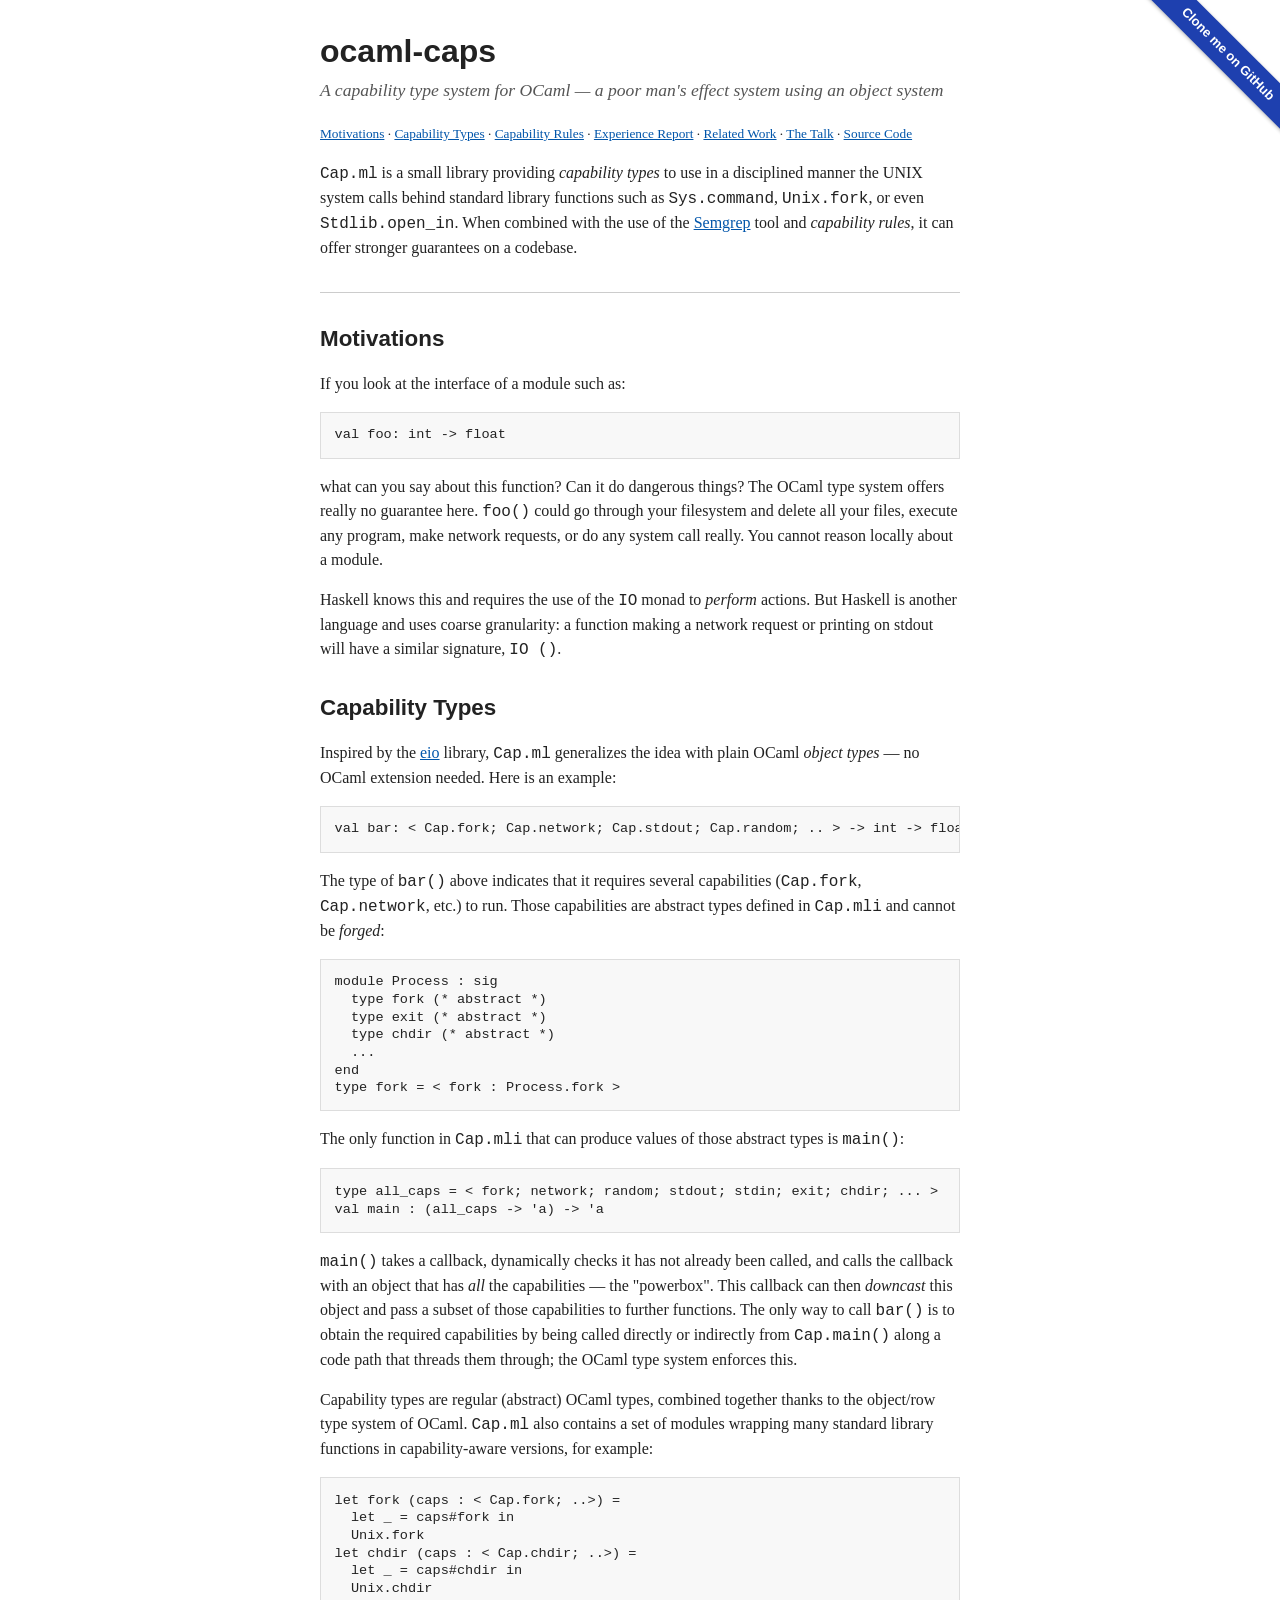
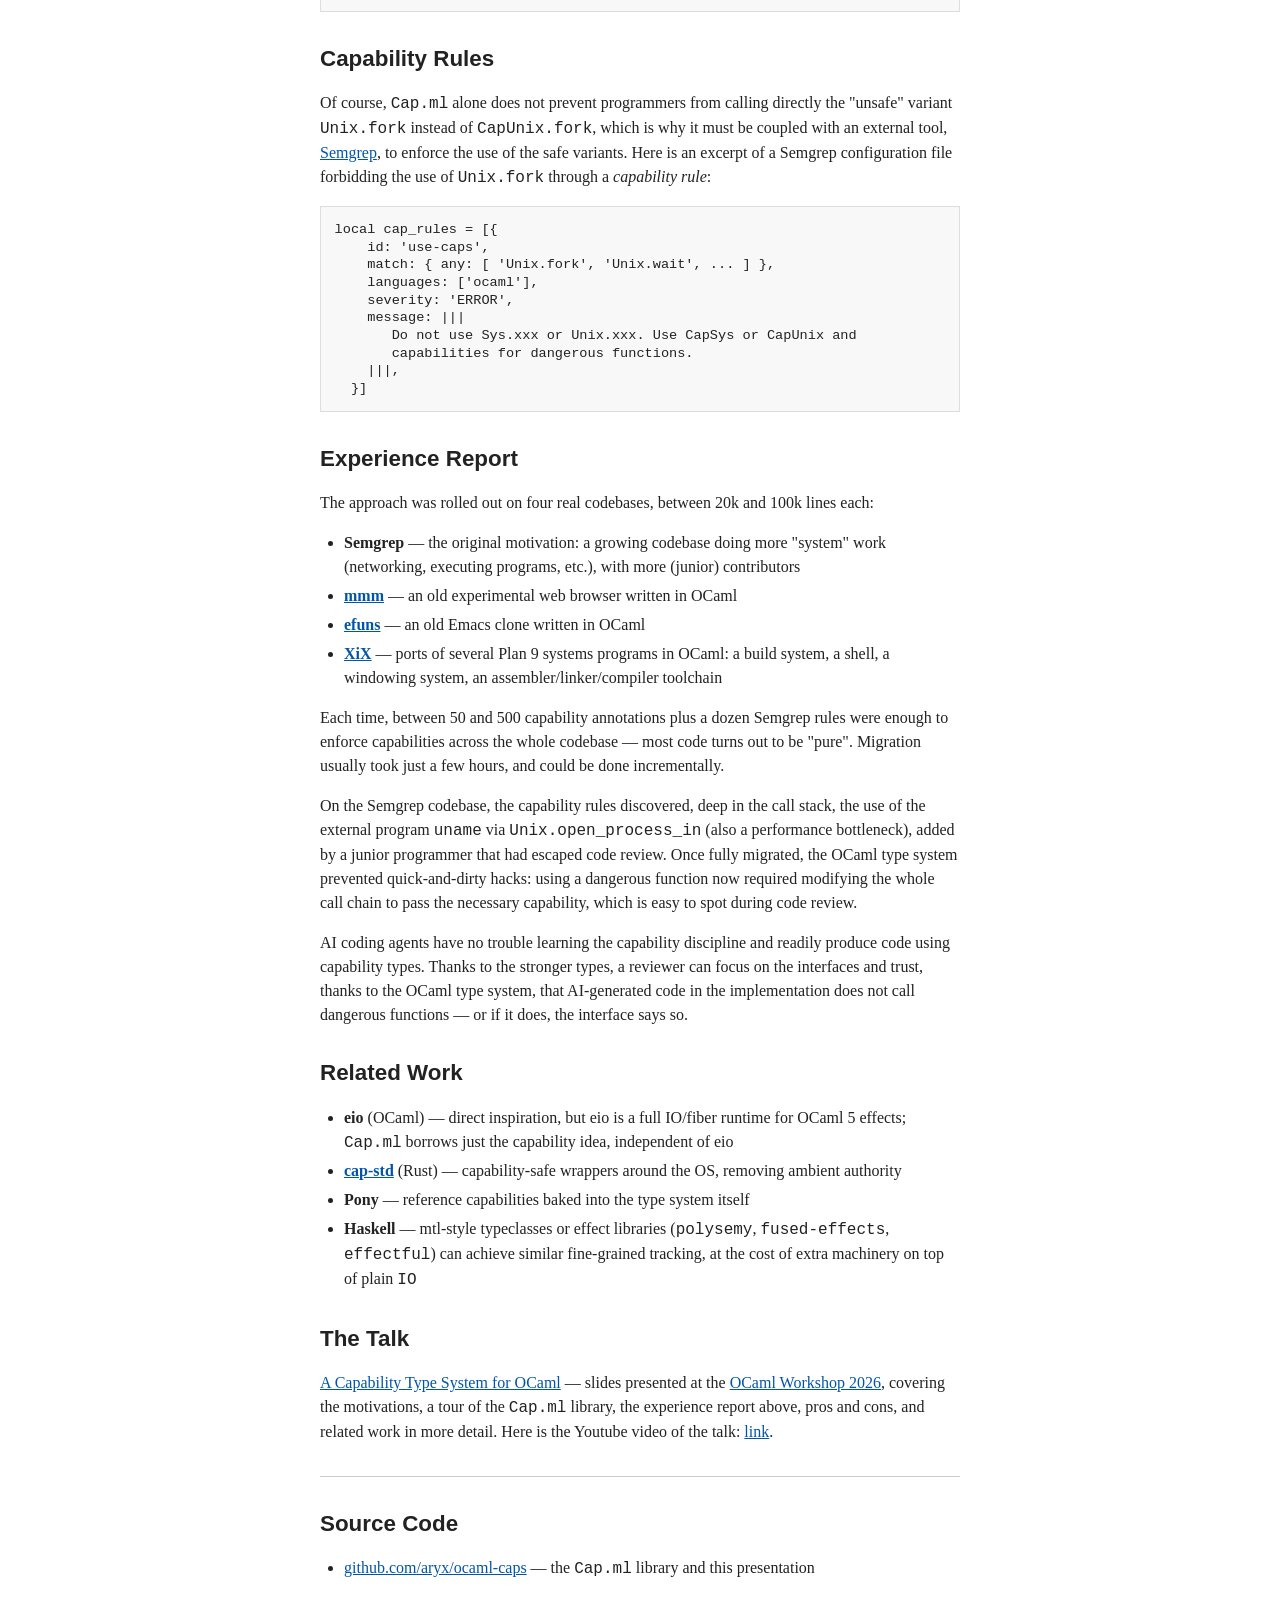
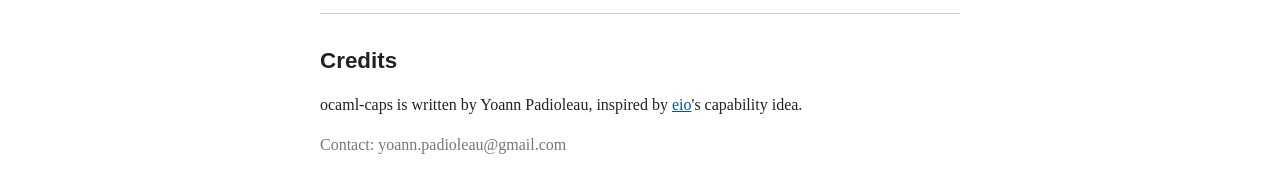
<file: docs/index.html>
<!DOCTYPE html>
<html lang="en">
<head>
<meta charset="utf-8">
<meta name="viewport" content="width=device-width, initial-scale=1">
<title>ocaml-caps</title>
<link rel="stylesheet" href="style.css">
<link rel="icon" href="favicon.svg" type="image/svg+xml">
</head>
<body>

<div class="github-ribbon"><a href="https://github.com/aryx/ocaml-caps">Clone me on GitHub</a></div>

<h1>ocaml-caps</h1>
<p><em>A capability type system for OCaml &mdash; a poor man's effect system using an object system</em></p>

<p><small>
<a href="#motivations">Motivations</a> &middot;
<a href="#capability-types">Capability Types</a> &middot;
<a href="#capability-rules">Capability Rules</a> &middot;
<a href="#experience">Experience Report</a> &middot;
<a href="#related">Related Work</a> &middot;
<a href="#talk">The Talk</a> &middot;
<a href="#source">Source Code</a>
</small></p>

<p>
<code>Cap.ml</code> is a small library providing <em>capability types</em>
to use in a disciplined manner the UNIX system calls behind
standard library functions such as <code>Sys.command</code>,
<code>Unix.fork</code>, or even <code>Stdlib.open_in</code>.
When combined with the use of the
<a href="https://semgrep.dev">Semgrep</a> tool and
<em>capability rules</em>, it can offer stronger guarantees on a codebase.
</p>

<hr>

<h2 id="motivations">Motivations</h2>

<p>
If you look at the interface of a module such as:
</p>
<pre><code>val foo: int -&gt; float</code></pre>
<p>
what can you say about this function? Can it do dangerous things?
The OCaml type system offers really no guarantee here. <code>foo()</code>
could go through your filesystem and delete all your files,
execute any program, make network requests, or do any system call
really. You cannot reason locally about a module.
</p>
<p>
Haskell knows this and requires the use of the <code>IO</code> monad
to <em>perform</em> actions. But Haskell is another language and uses
coarse granularity: a function making a network request or printing
on stdout will have a similar signature, <code>IO ()</code>.
</p>

<h2 id="capability-types">Capability Types</h2>

<p>
Inspired by the <a href="https://roscidus.com/blog/blog/2023/04/26/lambda-capabilities/">eio</a>
library, <code>Cap.ml</code> generalizes the idea with plain OCaml
<em>object types</em> &mdash; no OCaml extension needed. Here is an example:
</p>
<pre><code>val bar: &lt; Cap.fork; Cap.network; Cap.stdout; Cap.random; .. &gt; -&gt; int -&gt; float</code></pre>
<p>
The type of <code>bar()</code> above indicates that it requires several
capabilities (<code>Cap.fork</code>, <code>Cap.network</code>, etc.)
to run. Those capabilities are abstract types defined in
<code>Cap.mli</code> and cannot be <em>forged</em>:
</p>
<pre><code>module Process : sig
  type fork (* abstract *)
  type exit (* abstract *)
  type chdir (* abstract *)
  ...
end
type fork = &lt; fork : Process.fork &gt;</code></pre>
<p>
The only function in <code>Cap.mli</code> that can produce values of
those abstract types is <code>main()</code>:
</p>
<pre><code>type all_caps = &lt; fork; network; random; stdout; stdin; exit; chdir; ... &gt;
val main : (all_caps -&gt; 'a) -&gt; 'a</code></pre>
<p>
<code>main()</code> takes a callback, dynamically checks it has not
already been called, and calls the callback with an object that has
<em>all</em> the capabilities &mdash; the "powerbox". This callback can
then <em>downcast</em> this object and pass a subset of those
capabilities to further functions. The only way to call
<code>bar()</code> is to obtain the required capabilities by being
called directly or indirectly from <code>Cap.main()</code> along a
code path that threads them through; the OCaml type system enforces
this.
</p>
<p>
Capability types are regular (abstract) OCaml types, combined together
thanks to the object/row type system of OCaml. <code>Cap.ml</code>
also contains a set of modules wrapping many standard library
functions in capability-aware versions, for example:
</p>
<pre><code>let fork (caps : &lt; Cap.fork; ..&gt;) =
  let _ = caps#fork in
  Unix.fork
let chdir (caps : &lt; Cap.chdir; ..&gt;) =
  let _ = caps#chdir in
  Unix.chdir</code></pre>

<h2 id="capability-rules">Capability Rules</h2>

<p>
Of course, <code>Cap.ml</code> alone does not prevent programmers from
calling directly the "unsafe" variant <code>Unix.fork</code> instead of
<code>CapUnix.fork</code>, which is why it must be coupled with an
external tool, <a href="https://semgrep.dev">Semgrep</a>, to enforce
the use of the safe variants. Here is an excerpt of a Semgrep
configuration file forbidding the use of <code>Unix.fork</code>
through a <em>capability rule</em>:
</p>
<pre><code>local cap_rules = [{
    id: 'use-caps',
    match: { any: [ 'Unix.fork', 'Unix.wait', ... ] },
    languages: ['ocaml'],
    severity: 'ERROR',
    message: |||
       Do not use Sys.xxx or Unix.xxx. Use CapSys or CapUnix and
       capabilities for dangerous functions.
    |||,
  }]</code></pre>

<h2 id="experience">Experience Report</h2>

<p>
The approach was rolled out on four real codebases, between 20k and
100k lines each:
</p>
<ul>
<li><strong>Semgrep</strong> &mdash; the original motivation: a growing codebase doing more "system" work (networking, executing programs, etc.), with more (junior) contributors</li>
<li><strong><a href="https://github.com/aryx/mmm">mmm</a></strong> &mdash; an old experimental web browser written in OCaml</li>
<li><strong><a href="https://github.com/aryx/efuns">efuns</a></strong> &mdash; an old Emacs clone written in OCaml</li>
<li><strong><a href="https://github.com/aryx/xix">XiX</a></strong> &mdash; ports of several Plan 9 systems programs in OCaml: a build system, a shell, a windowing system, an assembler/linker/compiler toolchain</li>
</ul>
<p>
Each time, between 50 and 500 capability annotations plus a dozen
Semgrep rules were enough to enforce capabilities across the whole
codebase &mdash; most code turns out to be "pure". Migration usually
took just a few hours, and could be done incrementally.
</p>
<p>
On the Semgrep codebase, the capability rules discovered, deep in the
call stack, the use of the external program <code>uname</code> via
<code>Unix.open_process_in</code> (also a performance bottleneck),
added by a junior programmer that had escaped code review. Once fully
migrated, the OCaml type system prevented quick-and-dirty hacks:
using a dangerous function now required modifying the whole call
chain to pass the necessary capability, which is easy to spot during
code review.
</p>
<p>
AI coding agents have no trouble learning the capability discipline
and readily produce code using capability types. Thanks to the
stronger types, a reviewer can focus on the interfaces and trust,
thanks to the OCaml type system, that AI-generated code in the
implementation does not call dangerous functions &mdash; or if it does,
the interface says so.
</p>

<h2 id="related">Related Work</h2>

<ul>
<li><strong>eio</strong> (OCaml) &mdash; direct inspiration, but eio is a full IO/fiber runtime for OCaml 5 effects; <code>Cap.ml</code> borrows just the capability idea, independent of eio</li>
<li><strong><a href="https://github.com/bytecodealliance/cap-std">cap-std</a></strong> (Rust) &mdash; capability-safe wrappers around the OS, removing ambient authority</li>
<li><strong>Pony</strong> &mdash; reference capabilities baked into the type system itself</li>
<li><strong>Haskell</strong> &mdash; mtl-style typeclasses or effect libraries (<code>polysemy</code>, <code>fused-effects</code>, <code>effectful</code>) can achieve similar fine-grained tracking, at the cost of extra machinery on top of plain <code>IO</code></li>
</ul>

<h2 id="talk">The Talk</h2>

<p>
<a href="caps.html">A Capability Type System for OCaml</a> &mdash;
slides presented at the
<a href="https://ocaml.org/workshops">OCaml Workshop 2026</a>,
covering the motivations, a tour of the <code>Cap.ml</code> library,
the experience report above, pros and cons, and related work in more
detail.
Here is the Youtube video of the talk: 
<a href="https://www.youtube.com/watch?v=4t_2wLz9EOo">link</a>.
</p>

<hr>

<h2 id="source">Source Code</h2>

<ul>
<li><a href="https://github.com/aryx/ocaml-caps">github.com/aryx/ocaml-caps</a> &mdash; the <code>Cap.ml</code> library and this presentation</li>
</ul>

<hr>

<h2>Credits</h2>

<p>
ocaml-caps is written by Yoann Padioleau, inspired by
<a href="https://roscidus.com/blog/blog/2023/04/26/lambda-capabilities/">eio</a>'s
capability idea.
</p>
<p>
Contact: yoann.padioleau@gmail.com
</p>

</body>
</html>
</file>
<file: docs/style.css>
/* ocaml-caps - progressive enhancement CSS.
 * The page is fully readable without this stylesheet.
 */

/* Base typography */
body {
  max-width: 40em;
  margin: 2em auto;
  padding: 0 1em;
  font-family: Georgia, "Times New Roman", serif;
  line-height: 1.5;
  color: #222;
  background: #fff;
}

h1, h2, h3 {
  font-family: "Helvetica Neue", Helvetica, Arial, sans-serif;
  line-height: 1.2;
}

h1 {
  font-size: 2em;
  margin-bottom: 0.2em;
}

h1 + p {
  margin-top: 0;
  font-size: 1.1em;
  color: #555;
}

h2 {
  font-size: 1.4em;
  margin-top: 1.5em;
}

h3 {
  font-size: 1.1em;
  margin-top: 1.2em;
}

/* Links */
a {
  color: #0055aa;
}
a:visited {
  color: #553388;
}

/* Lists */
ul {
  padding-left: 1.5em;
}
li {
  margin-bottom: 0.3em;
}

/* Horizontal rules */
hr {
  border: none;
  border-top: 1px solid #ccc;
  margin: 2em 0;
}

/* Code */
code {
  font-family: "Courier New", Courier, monospace;
}
pre {
  font-family: "Courier New", Courier, monospace;
  font-size: 0.85em;
  line-height: 1.3;
  overflow-x: auto;
  background: #f8f8f8;
  padding: 1em;
  border: 1px solid #ddd;
}
pre code {
  background: none;
  padding: 0;
  border: none;
}

/* GitHub ribbon (top-right corner) */
.github-ribbon {
  position: fixed;
  top: 0;
  right: 0;
  z-index: 100;
  width: 150px;
  height: 150px;
  overflow: hidden;
  pointer-events: none;
}
.github-ribbon a {
  display: block;
  width: 200px;
  padding: 6px 0;
  background: #1e40af;
  color: #fff;
  text-align: center;
  font-family: "Helvetica Neue", Helvetica, Arial, sans-serif;
  font-size: 13px;
  font-weight: bold;
  text-decoration: none;
  line-height: 20px;
  position: absolute;
  top: 38px;
  right: -48px;
  transform: rotate(45deg);
  box-shadow: 0 1px 4px rgba(0,0,0,0.3);
  pointer-events: auto;
}
.github-ribbon a:hover {
  background: #2451c4;
}
.github-ribbon a:visited {
  color: #fff;
}

/* Footer */
body > p:last-child {
  color: #777;
}
</file>
